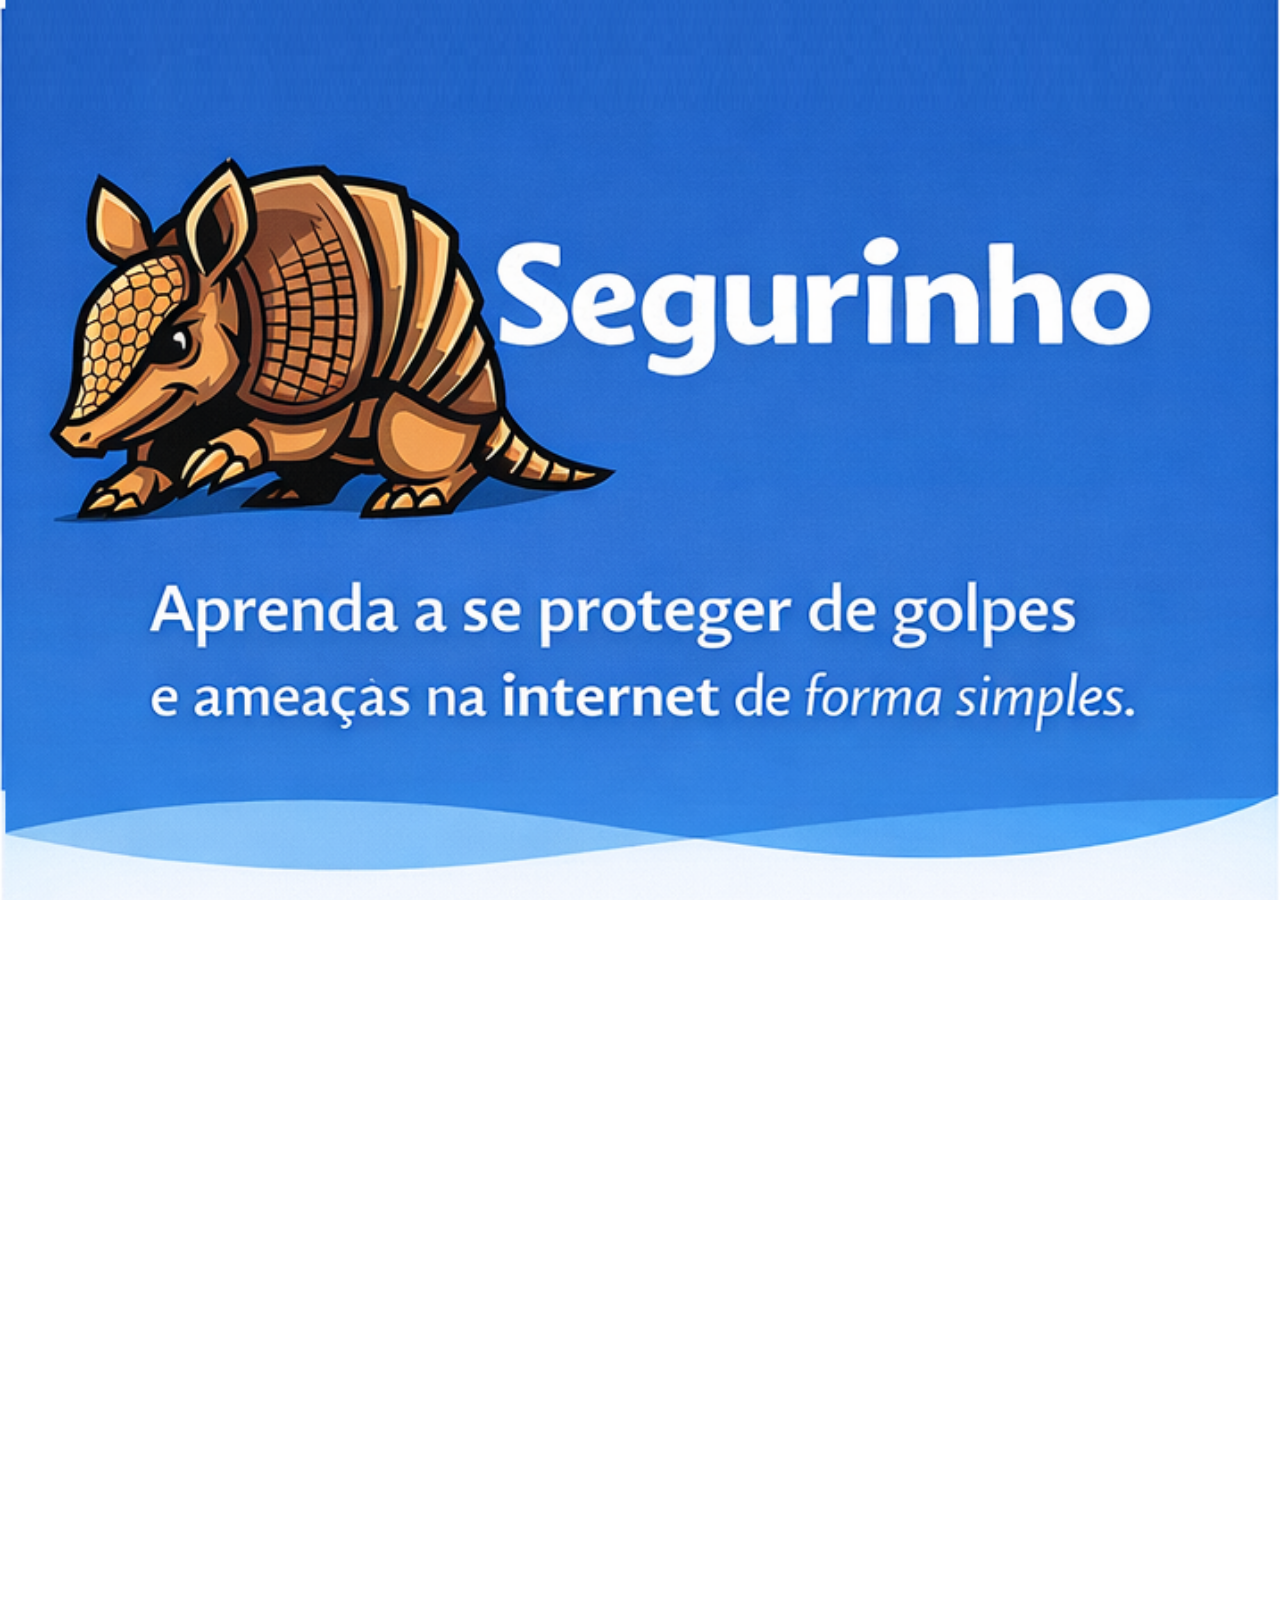
<file: index.html>
<!DOCTYPE html>
<html lang="pt-BR">

<head>

<meta charset="UTF-8">

<meta name="viewport" content="width=device-width, initial-scale=1.0, viewport-fit=cover">

<title>Segurinho</title>

<!-- Manifest PWA -->
<link rel="manifest" href="manifest.json">

<meta name="theme-color" content="#2b66b1">

<!-- iOS PWA -->
<meta name="apple-mobile-web-app-capable" content="yes">
<meta name="apple-mobile-web-app-status-bar-style" content="black-translucent">
<meta name="apple-mobile-web-app-title" content="Segurinho">

<!-- Apple Icons -->
<link rel="apple-touch-icon" sizes="120x120" href="icon-120.png">
<link rel="apple-touch-icon" sizes="152x152" href="icon-152.png">
<link rel="apple-touch-icon" sizes="167x167" href="icon-167.png">
<link rel="apple-touch-icon" sizes="180x180" href="icon-180.png">

<!-- Android / Browser icons -->
<link rel="icon" type="image/png" sizes="192x192" href="icon-192.png">
<link rel="icon" type="image/png" sizes="512x512" href="icon-512.png">

<style>

html, body{
margin:0;
padding:0;
width:100%;
height:100%;
background:#ffffff;
overflow-x:hidden;
}

img{
width:100%;
max-width:100vw;
height:auto;
display:block;
cursor:pointer;
}

body{
opacity:0;
transition:opacity .35s ease;
}

body.loaded{
opacity:1;
}

body.fade-out{
opacity:0;
}

</style>

</head>

<body>

<img src="pag1ed.png" onclick="navigate('pag2.html')">

<script>

window.onload = () => {
document.body.classList.add("loaded");
}

function navigate(page){

document.body.classList.add("fade-out");

setTimeout(()=>{
window.location.href = page;
},350)

}

if ('serviceWorker' in navigator){

navigator.serviceWorker.register('service-worker.js')
.then(()=>{
console.log("Service Worker registrado")
})
.catch(err=>{
console.log("Erro SW:",err)
})

}

</script>

</body>

</html>
</file>
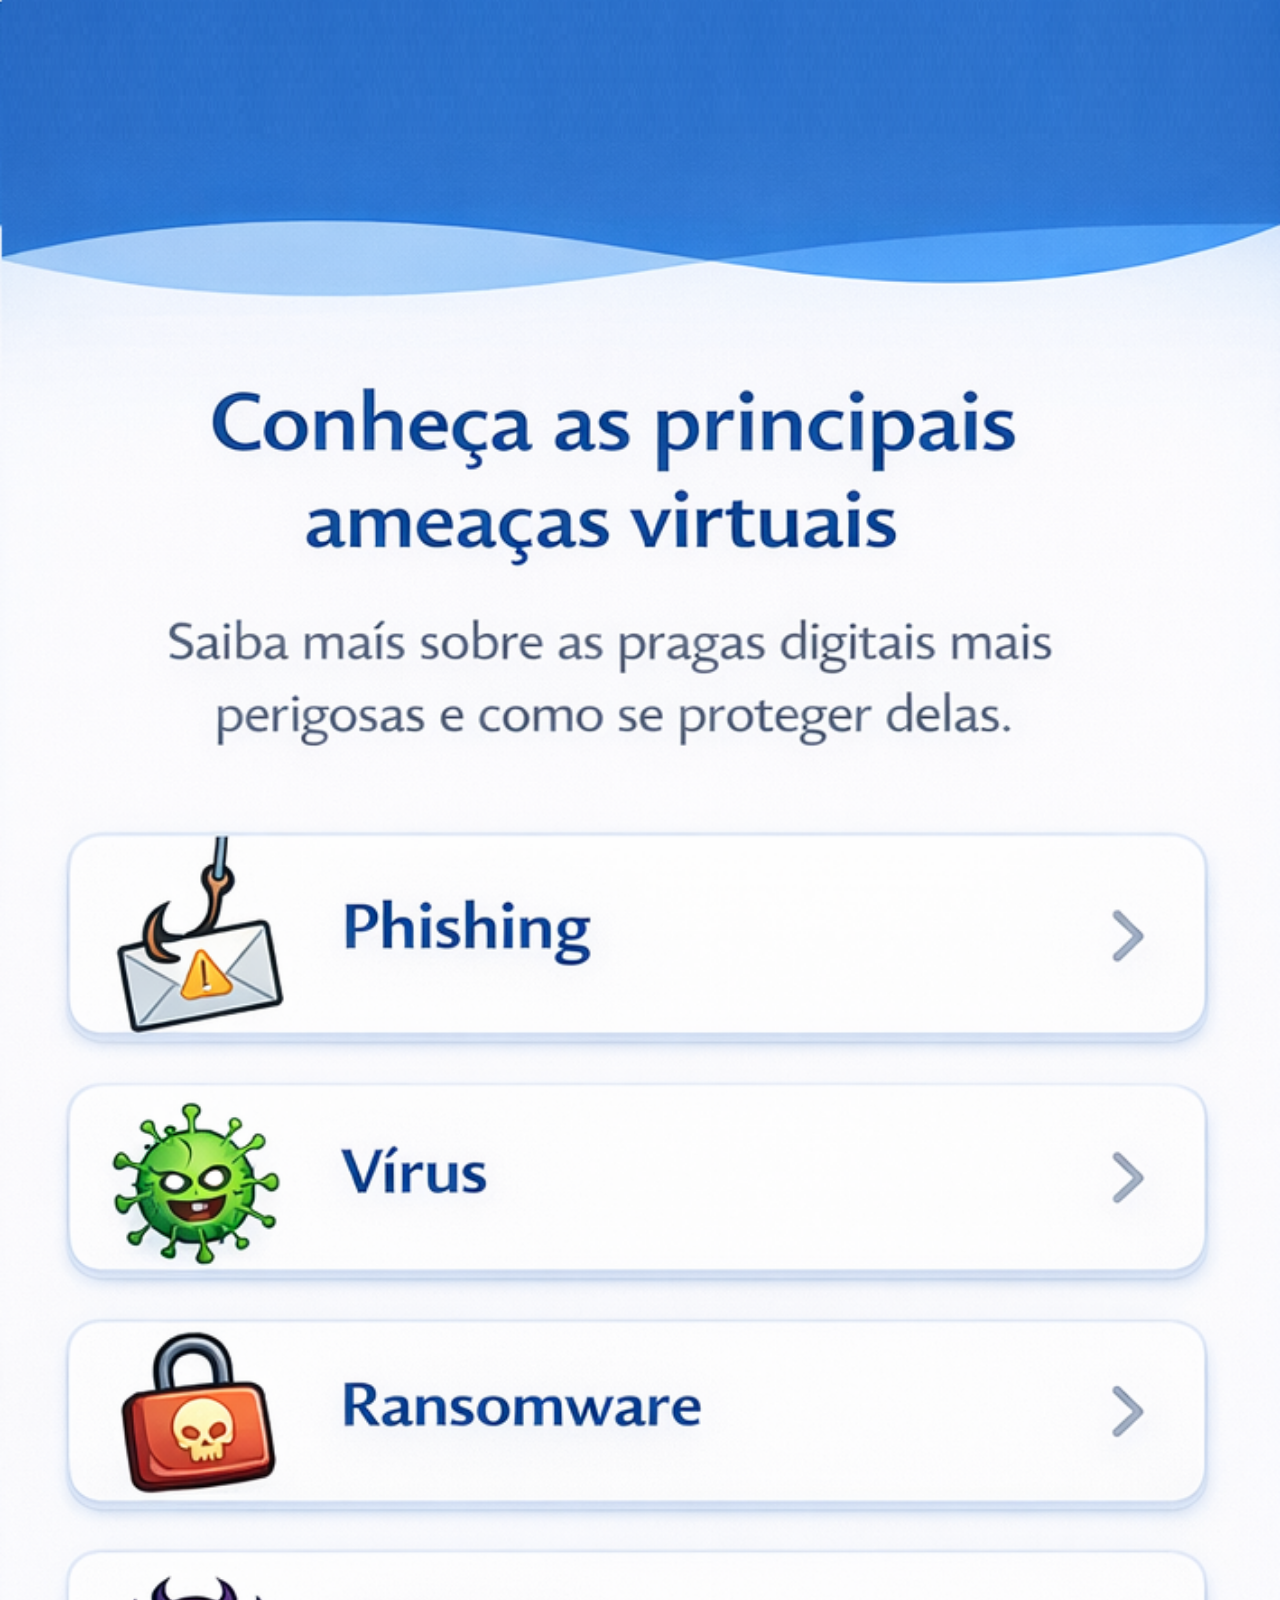
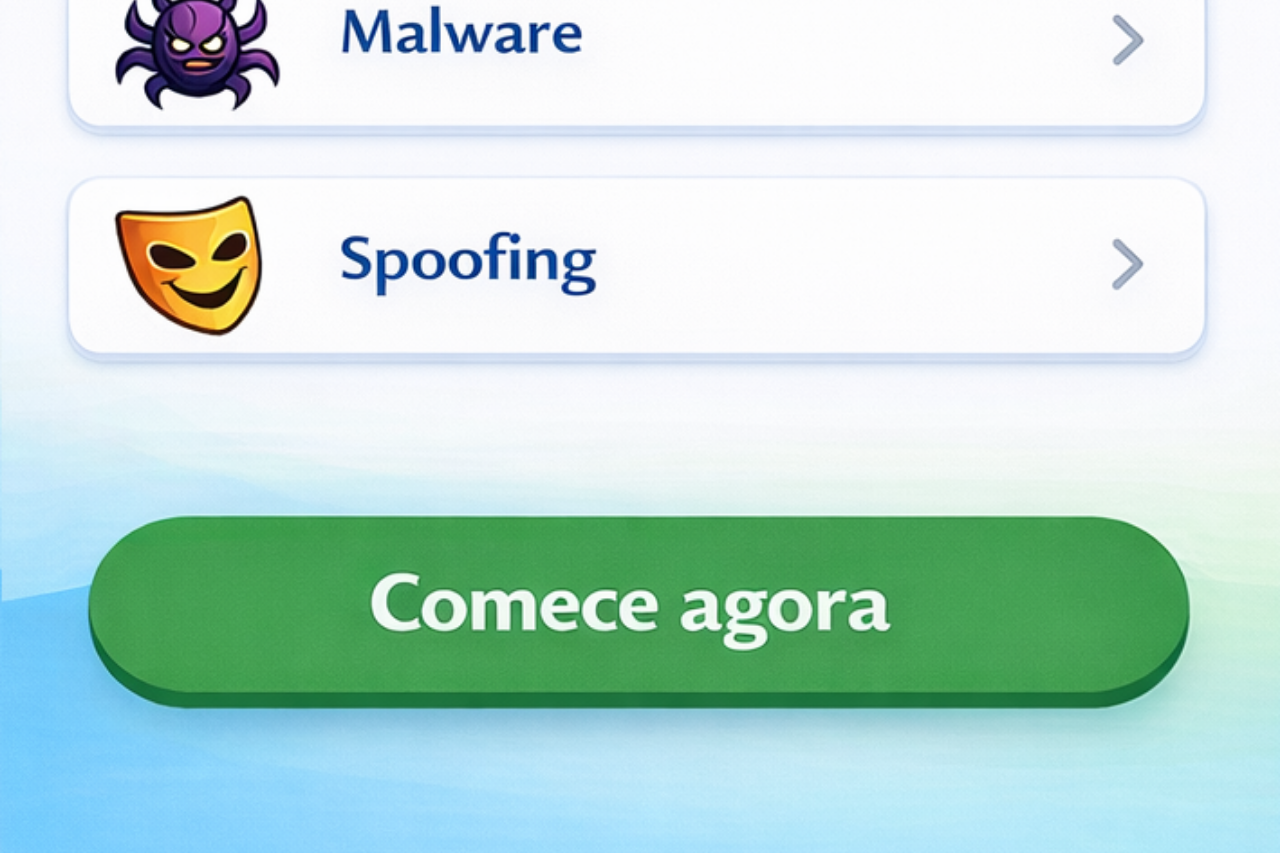
<file: pag2.html>
<!DOCTYPE html>
<html lang="pt-BR">

<head>

<meta charset="UTF-8">
<meta name="viewport" content="width=device-width, initial-scale=1.0, viewport-fit=cover">

<title>Ameaça</title>

<style>

html, body{
margin:0;
padding:0;
background:#fff;
overflow-x:hidden;
}

body{
opacity:1;
transition:opacity .2s ease-out;
}

body.fade-out{
opacity:0;
}

img{
width:100%;
height:auto;
display:block;
cursor:pointer;
}

</style>

</head>

<body>

<img src="pag2ed.png" onclick="navigate('pag3.html')">

<script>

function navigate(page){

document.body.classList.add("fade-out");

setTimeout(()=>{

window.location.href = page;

},200);

}

</script>

</body>

</html>
</file>
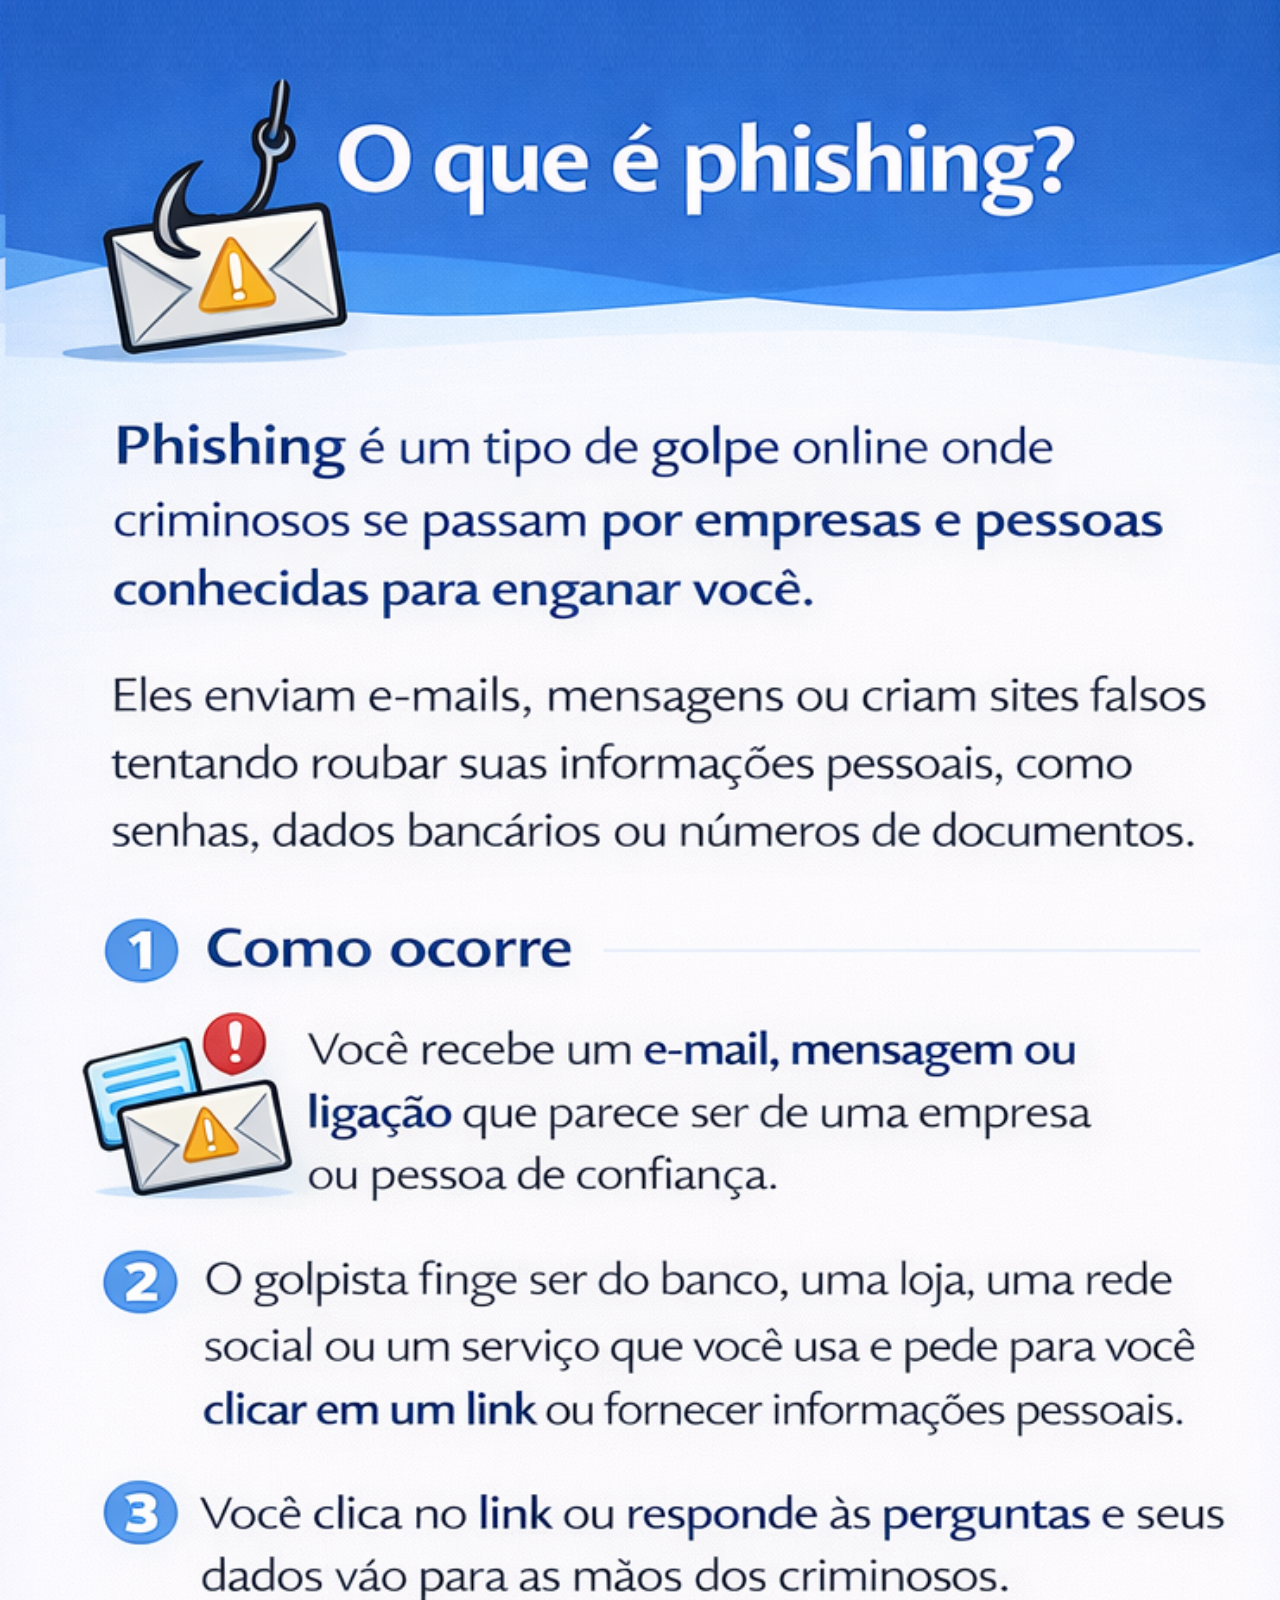
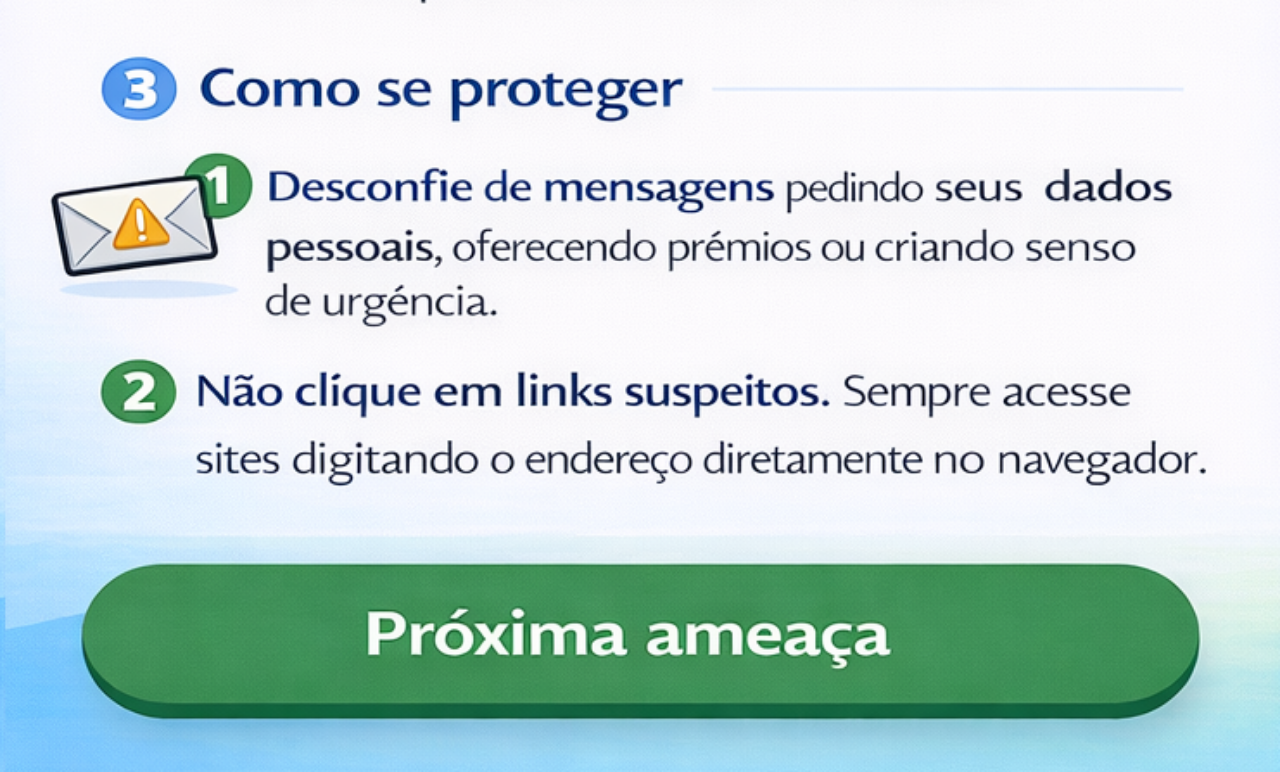
<file: pag3.html>
<!DOCTYPE html>
<html lang="pt-BR">

<head>

<meta charset="UTF-8">
<meta name="viewport" content="width=device-width, initial-scale=1.0, viewport-fit=cover">

<title>Ameaça</title>

<style>

html, body{
margin:0;
padding:0;
background:#fff;
overflow-x:hidden;
}

body{
opacity:1;
transition:opacity .2s ease-out;
}

body.fade-out{
opacity:0;
}

img{
width:100%;
height:auto;
display:block;
cursor:pointer;
}

</style>

</head>

<body>

<img src="pag3ed.png" onclick="navigate('pag4.html')">

<script>

function navigate(page){

document.body.classList.add("fade-out");

setTimeout(()=>{
window.location.href = page;
},200);

}

</script>

</body>

</html>
</file>
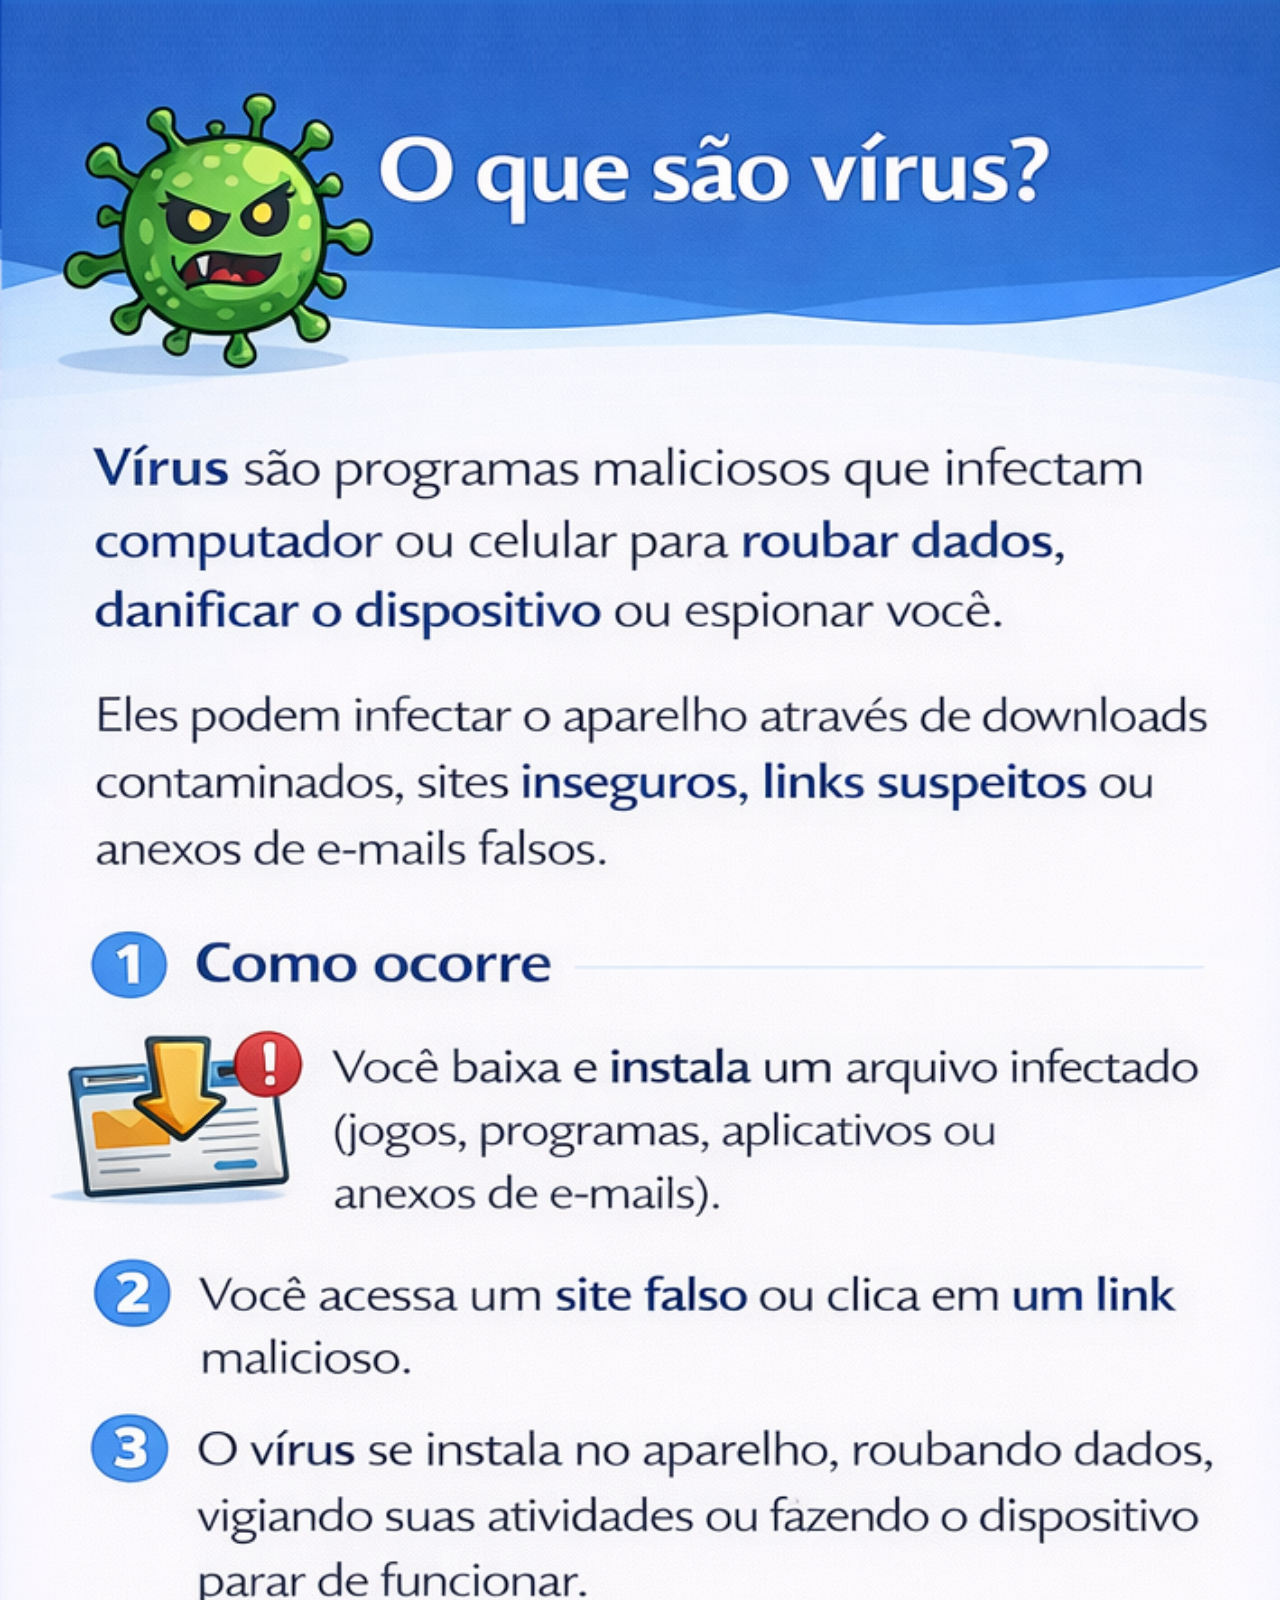
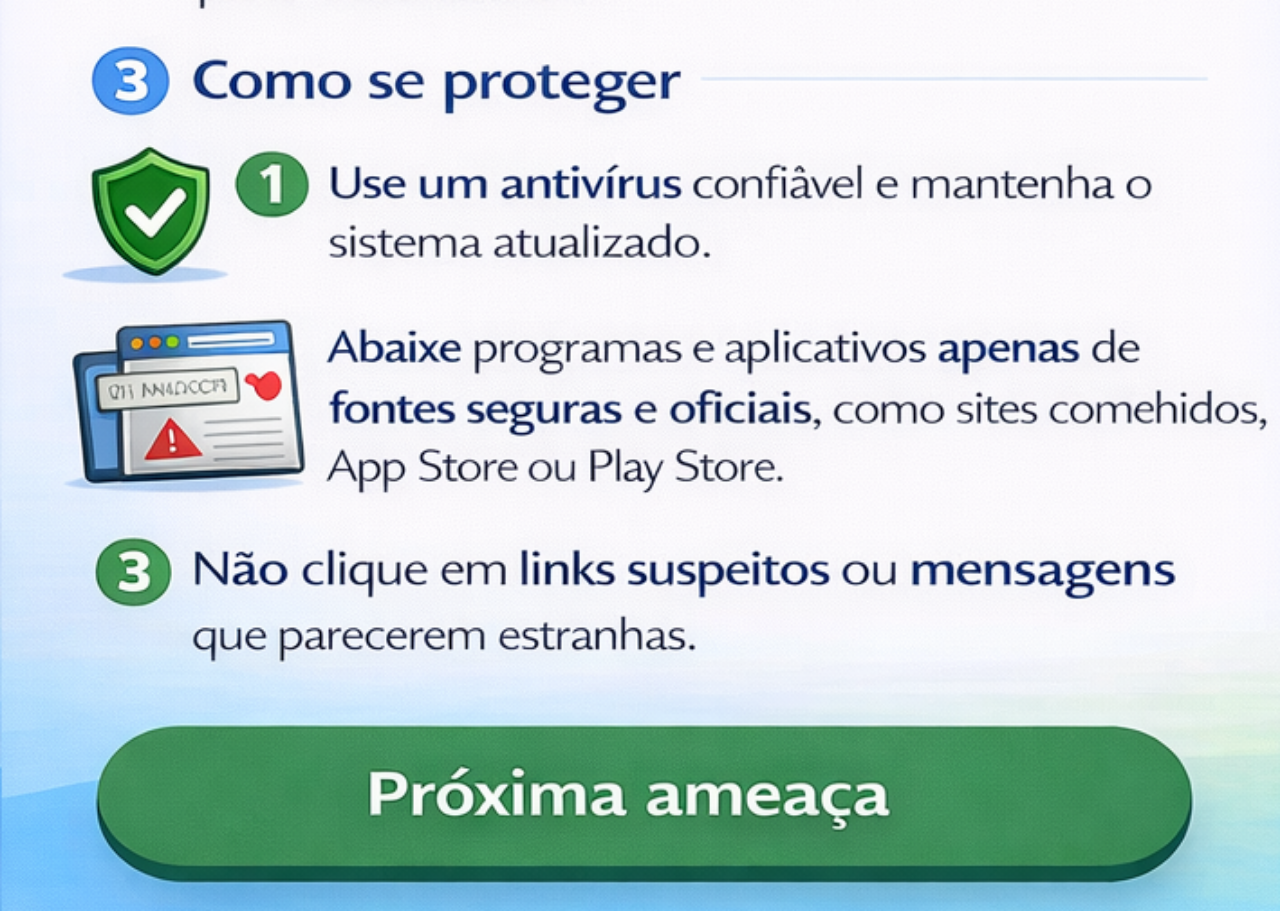
<file: pag4.html>
<!DOCTYPE html>
<html lang="pt-BR">

<head>

<meta charset="UTF-8">
<meta name="viewport" content="width=device-width, initial-scale=1.0, viewport-fit=cover">

<title>Ameaça</title>

<style>

html, body{
margin:0;
padding:0;
background:#fff;
overflow-x:hidden;
}

body{
opacity:1;
transition:opacity .2s ease-out;
}

body.fade-out{
opacity:0;
}

img{
width:100%;
height:auto;
display:block;
cursor:pointer;
}

</style>

</head>

<body>

<img src="pag4ed.png" onclick="navigate('pag5.html')">

<script>

function navigate(page){

document.body.classList.add("fade-out");

setTimeout(()=>{
window.location.href = page;
},200);

}

</script>

</body>

</html>
</file>
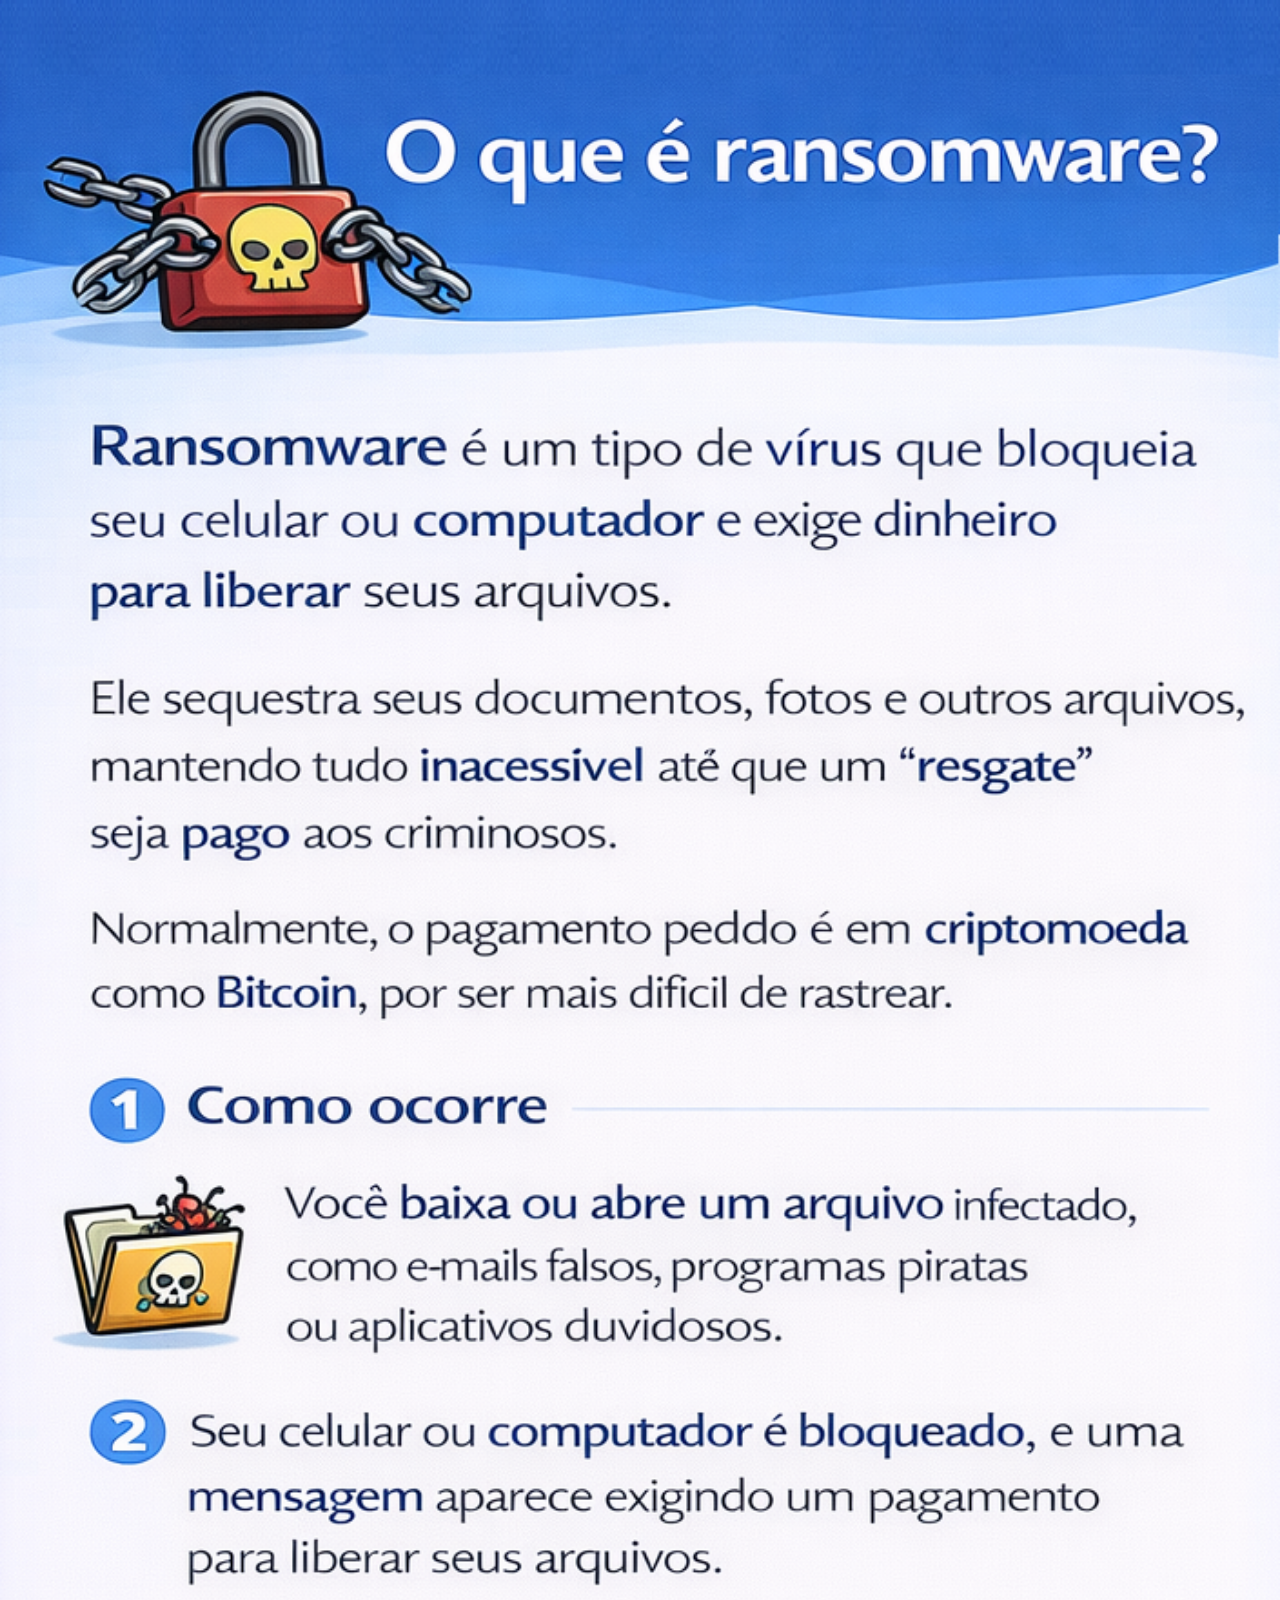
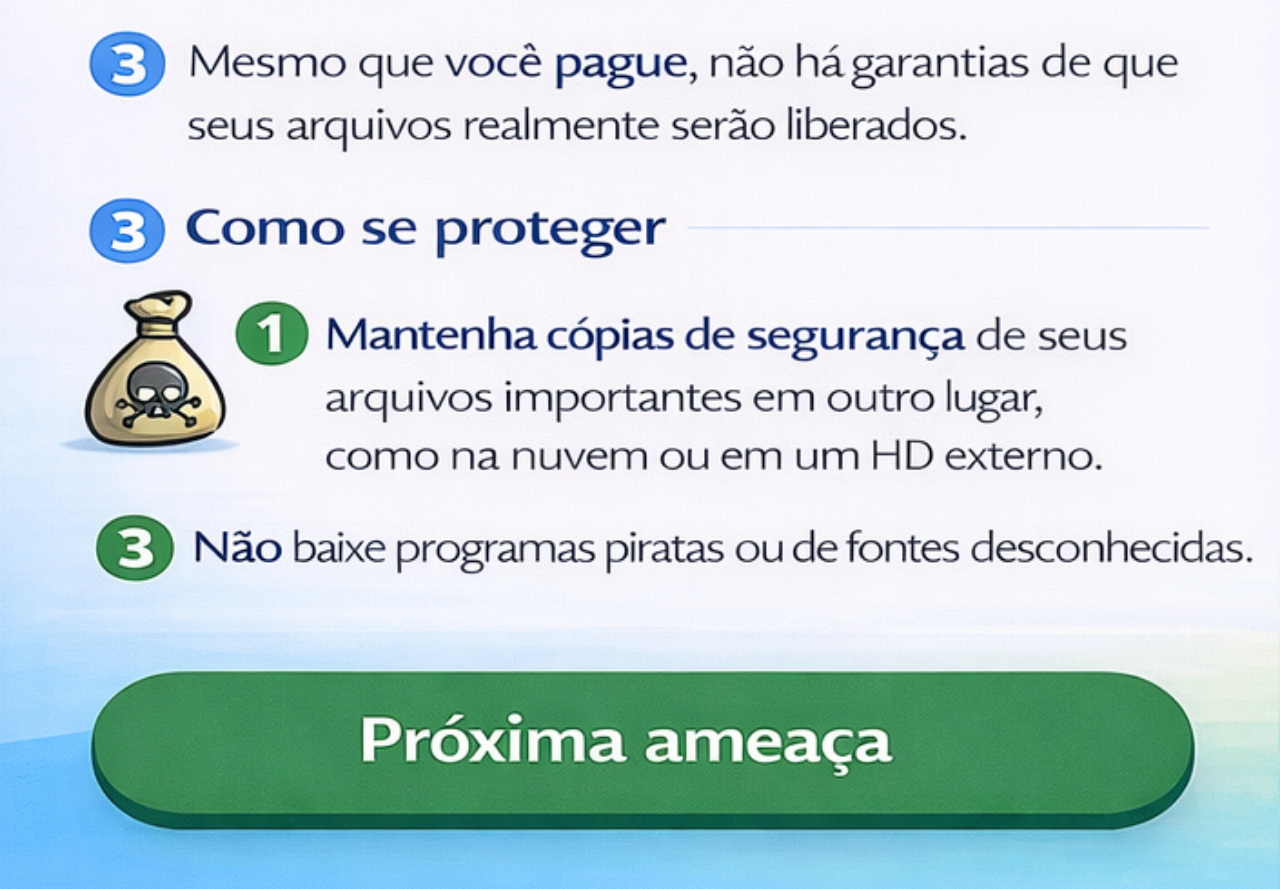
<file: pag5.html>
<!DOCTYPE html>
<html lang="pt-BR">

<head>

<meta charset="UTF-8">
<meta name="viewport" content="width=device-width, initial-scale=1.0, viewport-fit=cover">

<title>Ameaça</title>

<style>

html, body{
margin:0;
padding:0;
background:#fff;
overflow-x:hidden;
}

body{
opacity:1;
transition:opacity .2s ease-out;
}

body.fade-out{
opacity:0;
}

img{
width:100%;
height:auto;
display:block;
cursor:pointer;
}

</style>

</head>

<body>

<img src="pag5ed.png" onclick="navigate('pag6.html')">

<script>

function navigate(page){

document.body.classList.add("fade-out");

setTimeout(()=>{
window.location.href = page;
},200);

}

</script>

</body>

</html>
</file>
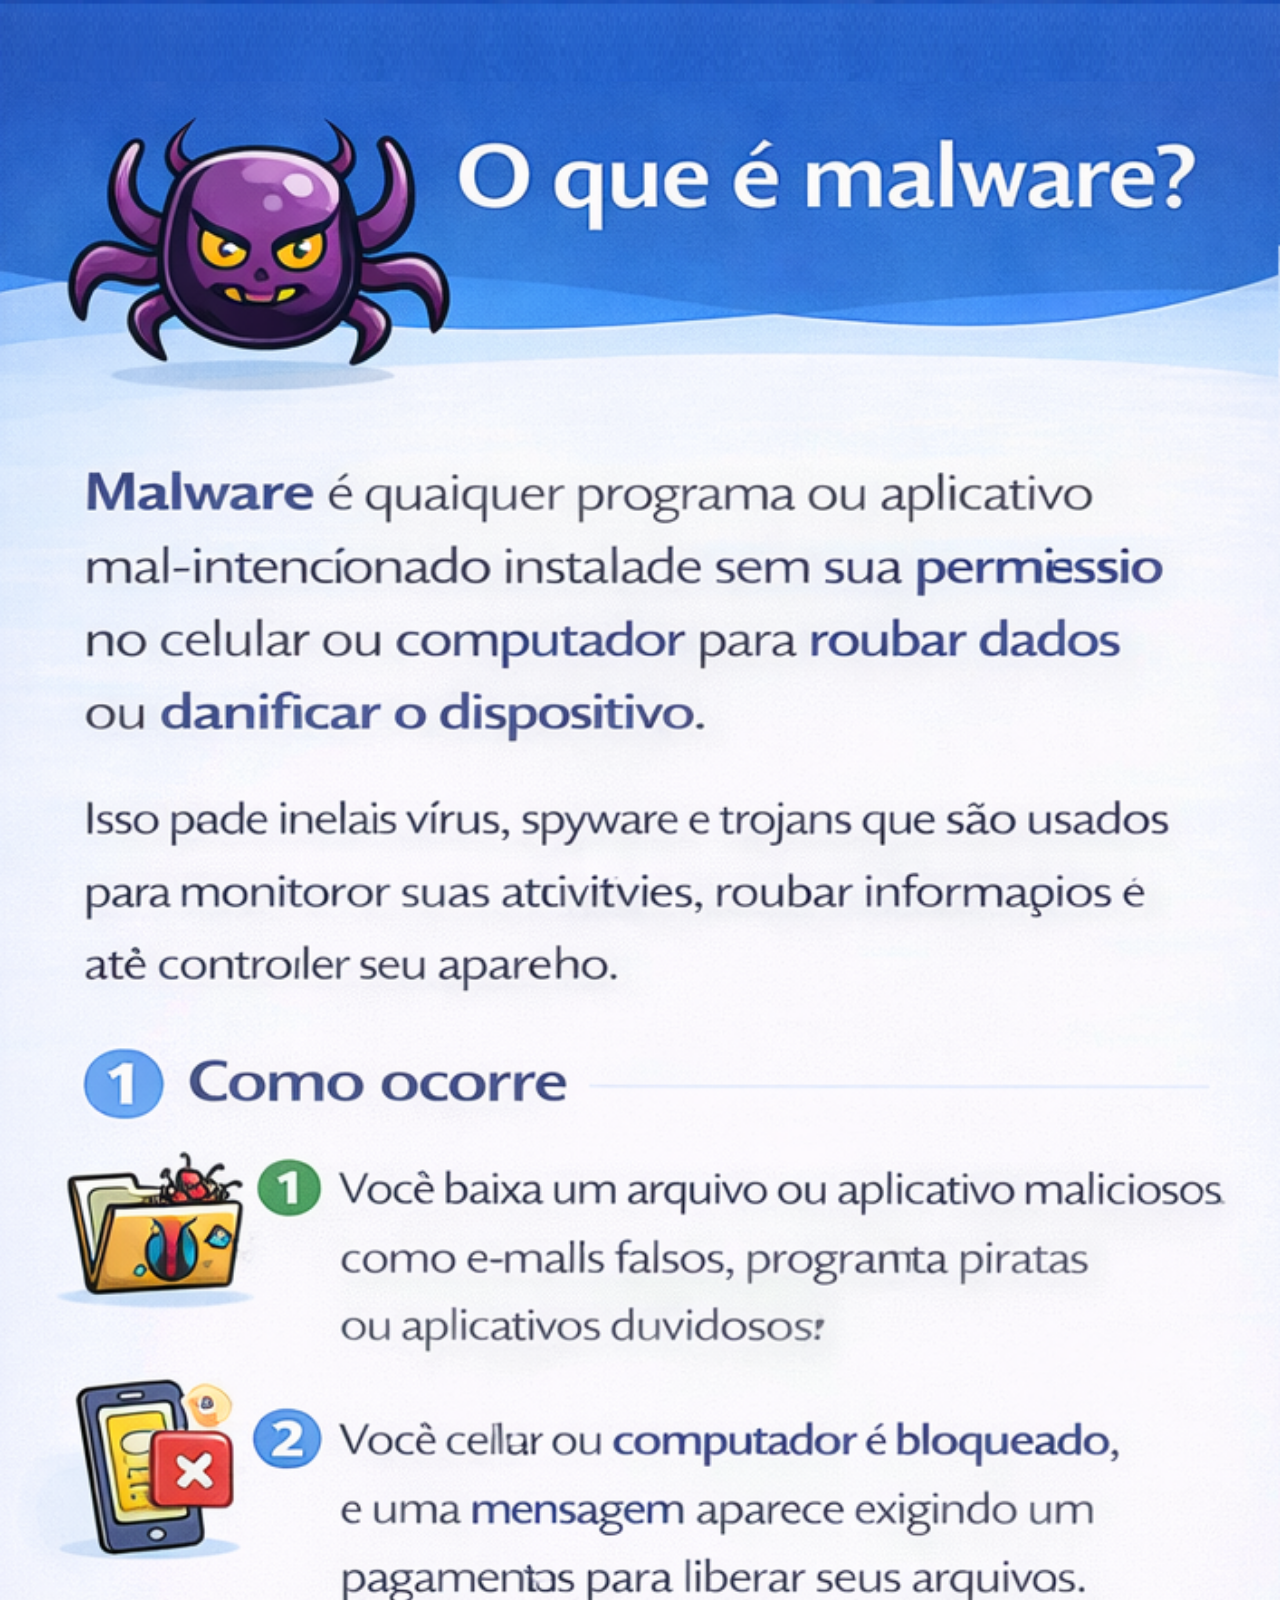
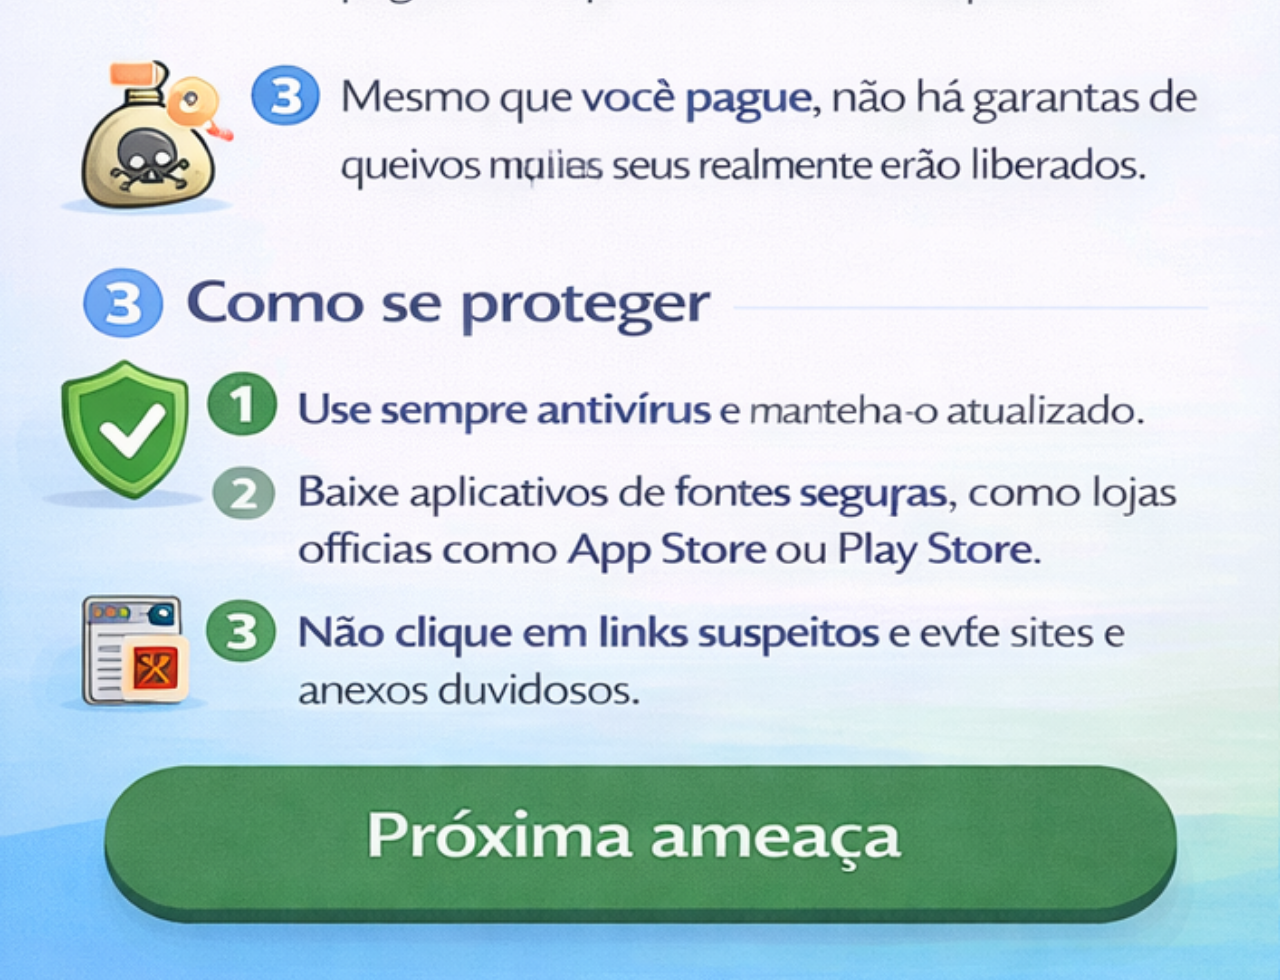
<file: pag6.html>
<!DOCTYPE html>
<html lang="pt-BR">

<head>

<meta charset="UTF-8">
<meta name="viewport" content="width=device-width, initial-scale=1.0, viewport-fit=cover">

<title>Ameaça</title>

<style>

html, body{
margin:0;
padding:0;
background:#fff;
overflow-x:hidden;
}

body{
opacity:1;
transition:opacity .2s ease-out;
}

body.fade-out{
opacity:0;
}

img{
width:100%;
height:auto;
display:block;
cursor:pointer;
}

</style>

</head>

<body>

<img src="pag6ed.png" onclick="navigate('pag7.html')">

<script>

function navigate(page){

document.body.classList.add("fade-out");

setTimeout(()=>{
window.location.href = page;
},200);

}

</script>

</body>

</html>
</file>
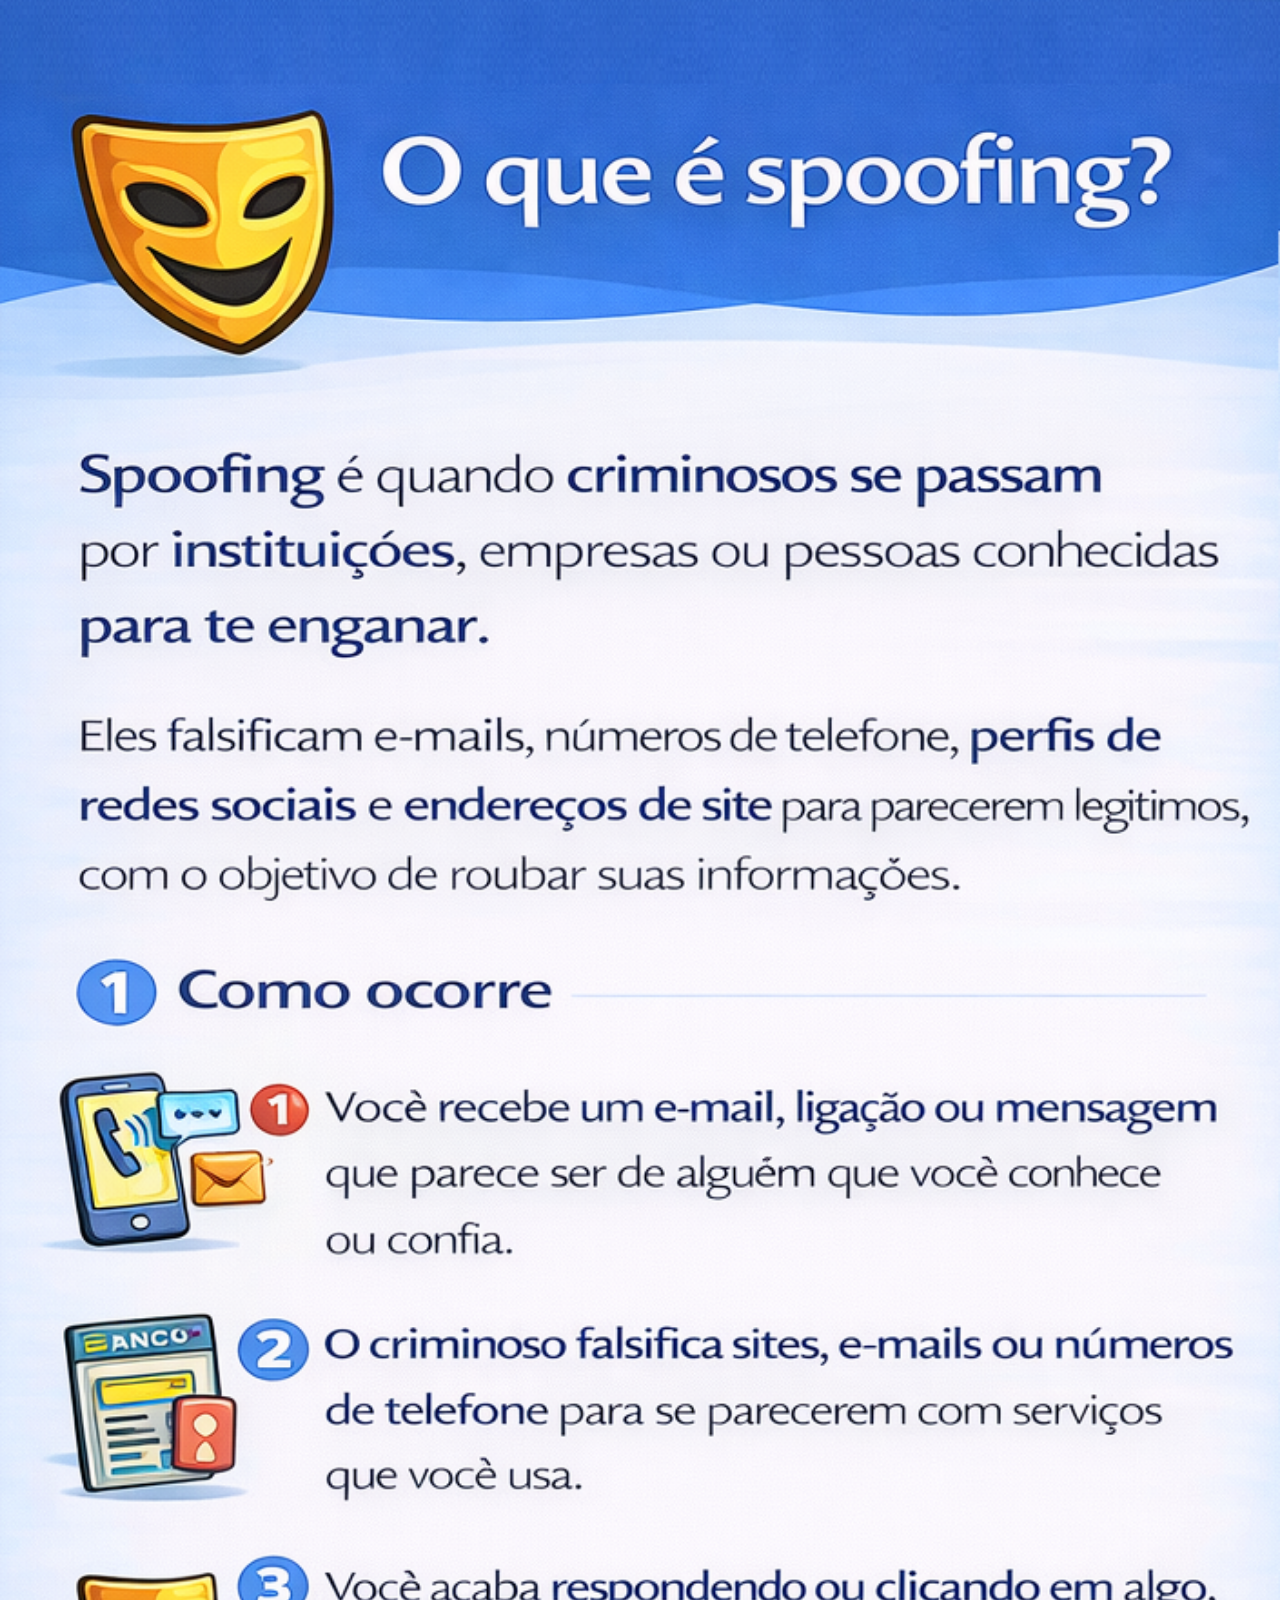
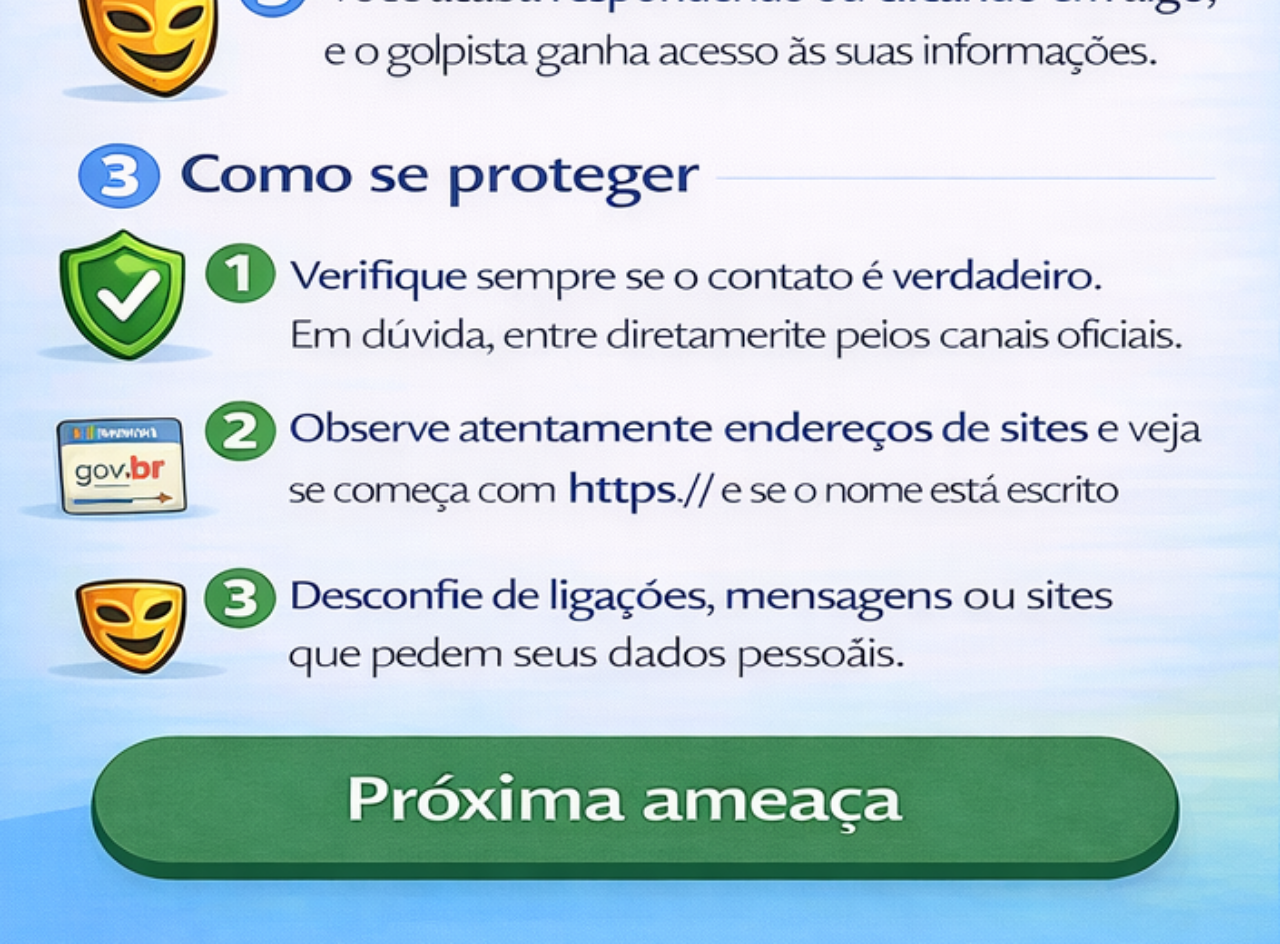
<file: pag7.html>
<!DOCTYPE html>
<html lang="pt-BR">

<head>

<meta charset="UTF-8">
<meta name="viewport" content="width=device-width, initial-scale=1.0, viewport-fit=cover">

<title>Ameaça</title>

<style>

html, body{
margin:0;
padding:0;
background:#fff;
overflow-x:hidden;
}

body{
opacity:1;
transition:opacity .2s ease-out;
}

body.fade-out{
opacity:0;
}

img{
width:100%;
height:auto;
display:block;
cursor:pointer;
}

</style>

</head>

<body>

<img src="pag7ed.png" onclick="navigate('index.html')">

<script>

function navigate(page){

document.body.classList.add("fade-out");

setTimeout(()=>{
window.location.href = page;
},200);

}

</script>

</body>

</html>
</file>
